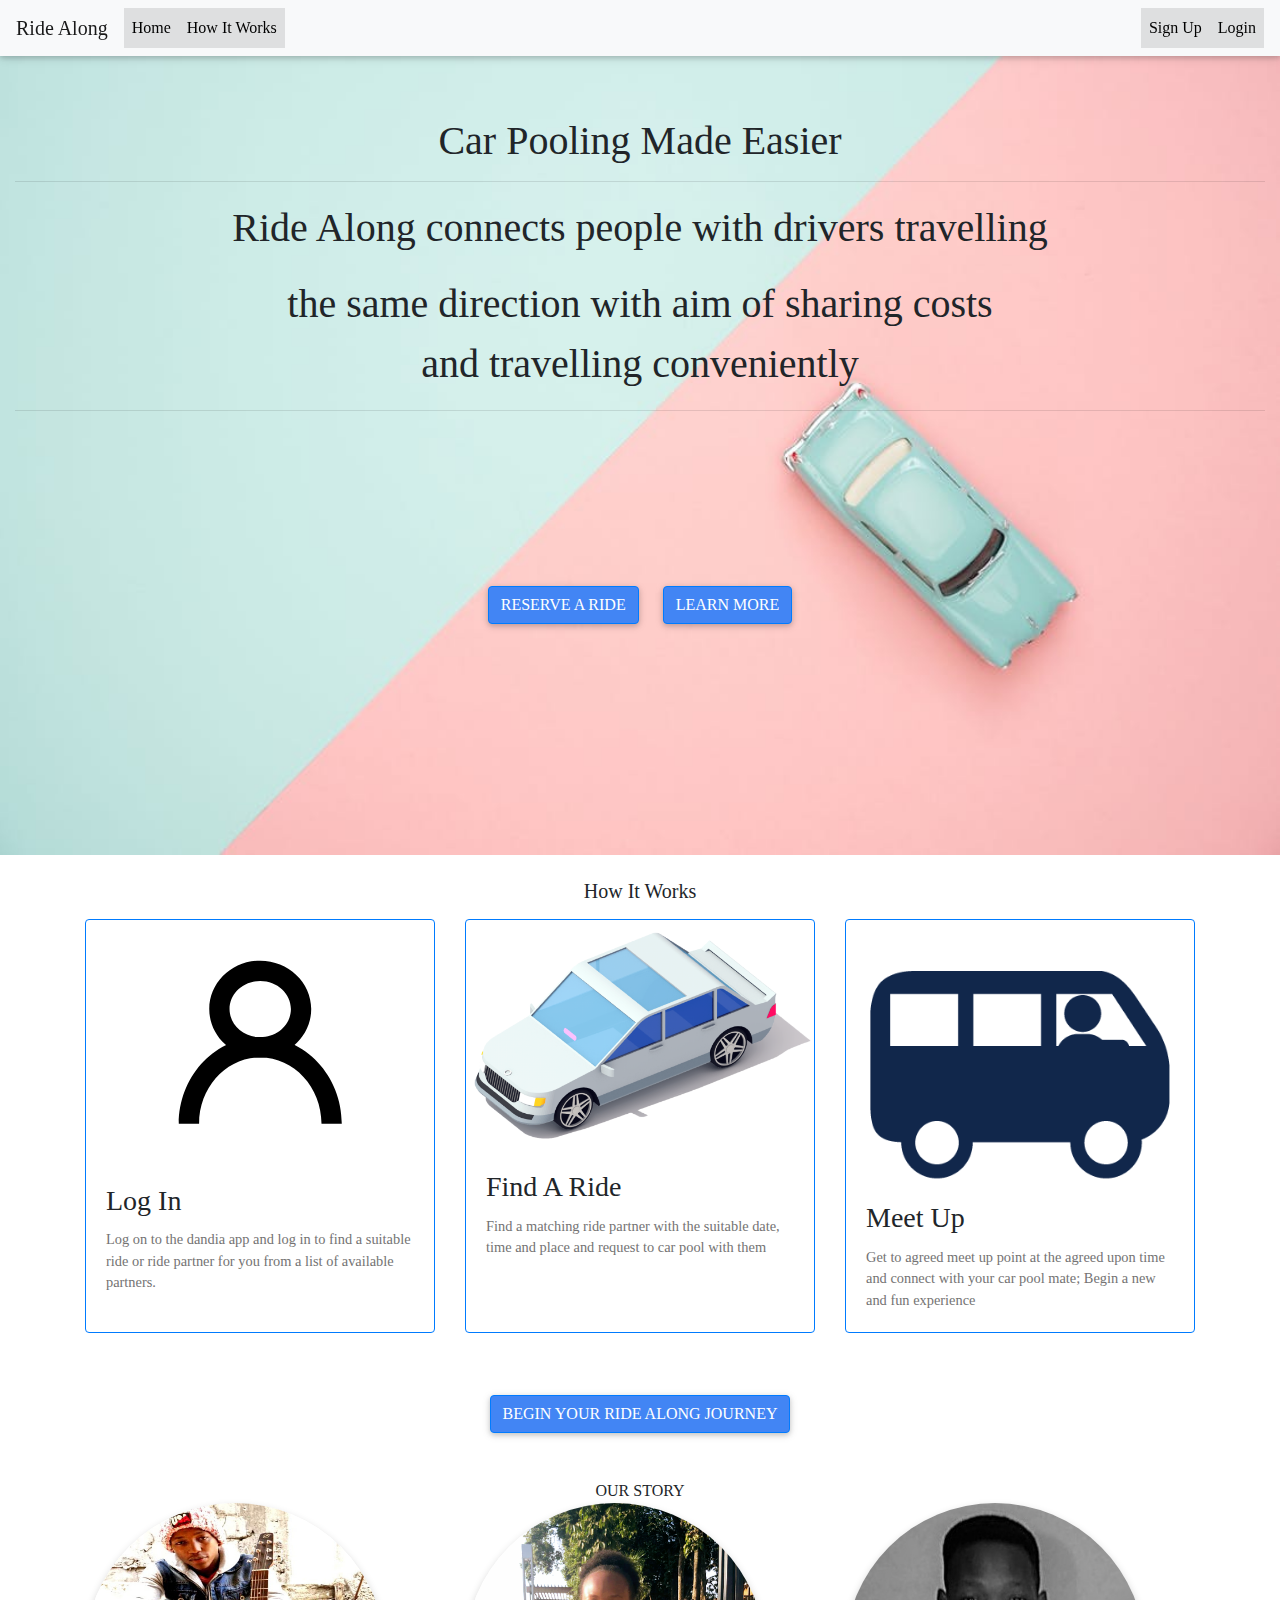
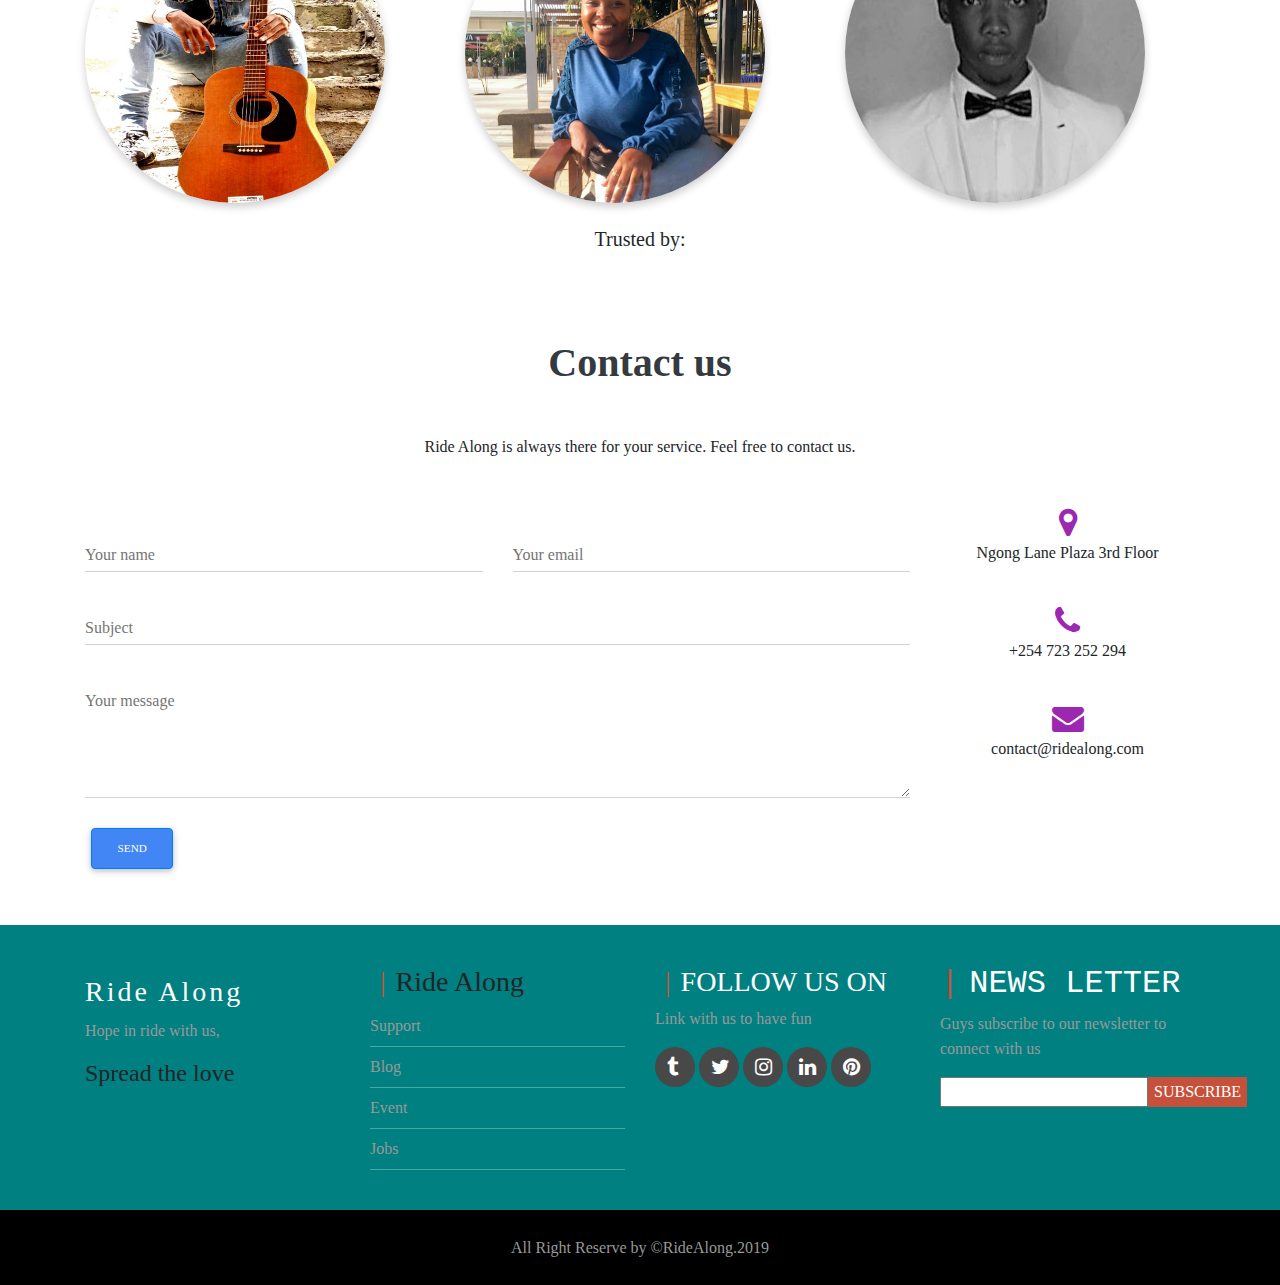
<file: index.html>
<!DOCTYPE html>
<html lang="en">

<head>
    <meta charset="UTF-8">
    <meta name="viewport" content="width=device-width, initial-scale=1.0">
    <meta http-equiv="X-UA-Compatible" content="ie=edge">
    <title>Dandia</title>
    <link rel="stylesheet" href="./css/mdb.min.css">
    <link rel="stylesheet" href="./css/bootstrap.css">
    <link rel="stylesheet" href="./css/styles.css">
    <link rel="stylesheet" href="https://cdnjs.cloudflare.com/ajax/libs/font-awesome/4.7.0/css/font-awesome.min.css">
    <link rel="stylesheet" href="https://stackpath.bootstrapcdn.com/font-awesome/4.7.0/css/font-awesome.min.css">
</head>

<body>
    <main>
        <!-- NAVIGATION START -->
        <nav class="navbar navbar-expand-lg navbar-light bg-light mynav fixed-top">
            <a class="navbar-brand" href="#">Ride Along</a>
            <button class="navbar-toggler" type="button" data-toggle="collapse" data-target="#navbarSupportedContent"
                aria-controls="navbarSupportedContent" aria-expanded="false" aria-label="Toggle navigation">
                <span class="navbar-toggler-icon"></span>
            </button>

            <div class="collapse navbar-collapse" id="navbarSupportedContent">
                <ul class="navbar-nav mr-auto">
                    <li class="nav-item active">
                        <a class="nav-link" href="#">Home <span class="sr-only">(current)</span></a>
                    </li>
                    <li class="nav-item active">
                        <a class="nav-link" href="#">How It Works</a>
                    </li>
                </ul>
                <ul class="nav navbar-nav navbar-right">
                    <li class="nav-item active" id="btnsignup"><a href="#"  class="nav-link" data-toggle="modal"
                            data-target="#modalRegisterForm">Sign Up</a></li>
                    <li class="nav-item active"><a href="#" class="nav-link" data-toggle="modal"
                            data-target="#modalLoginForm">Login</a></li>
                </ul>
            </div>
        </nav>
        <!-- NAVIGATION END -->
        <!-- BANNER START  Dominic -->
        <div class="banner">
            <div class="container-fluid">
                <div class="mytext text-center">
                    <h1>Car Pooling Made Easier</h1>
                    <hr>
                    <p>Ride Along connects people with drivers travelling </p>
                    <p>the same direction with aim of sharing costs <br> and travelling conveniently</p>
                    <p>
                        <hr>
                    </p>
                </div>
                <div class="text-center buttonpad">
                    <button class="btn btn-primary">Reserve A Ride</button>
                    &nbsp; <button class="btn btn-primary">Learn More</button>
                </div>
            </div>
        </div>
        <!-- MODAL FOR LOGIN -->
        <div class="modal fade" id="modalLoginForm" tabindex="-1" role="dialog" aria-labelledby="myModalLabel"
            aria-hidden="true">
            <div class="modal-dialog" role="document">
                <div class="modal-content">
                    <div class="modal-header text-center">
                        <h4 class="modal-title w-100 font-weight-bold">Sign in</h4>
                        <button type="button" class="close" data-dismiss="modal" aria-label="Close">
                            <span aria-hidden="true">&times;</span>
                        </button>
                    </div>
                    <form>
                        <div class="modal-body mx-3">
                            <div class="md-form mb-5">
                                <i class="fas fa-envelope prefix grey-text"></i>
                                <input type="email" id="defaultForm-email"  class="form-control validate"
                                    required>
                                <label data-error="wrong" data-success="right" for="defaultForm-email">Your
                                    email</label>
                            </div>

                            <div class="md-form mb-4">
                                <i class="fas fa-lock prefix grey-text"></i>
                                <input type="password" id="defaultForm-pass" 
                                    class="form-control validate" required>
                                <label data-error="wrong" data-success="right" for="defaultForm-pass">Your
                                    password</label>
                            </div>

                        </div>
                        <div class="modal-footer d-flex justify-content-center">
                            <button class="btn btn-default" type="submit" value="submit" onclick="getInfo()">Login</button>
                        </div>
                    </form>
                </div>
            </div>
        </div>
        <!-- END OF LOGIN MODAL -->

        
        <!-- REGISTER MODAL START -->
        <div class="modal fade" id="modalRegisterForm" tabindex="-1" role="dialog" aria-labelledby="myModalLabel"
            aria-hidden="true">
            <div class="modal-dialog" role="document">
                <div class="modal-content">
                    <div class="modal-header text-center">
                        <h4 class="modal-title w-100 font-weight-bold">Sign up</h4>
                        <button type="button" class="close" data-dismiss="modal" aria-label="Close">
                            <span aria-hidden="true">&times;</span>
                        </button>
                    </div>
                    <form id="myform">
                        <div class="modal-body mx-3">
                            <div class="md-form mb-5">
                                <i class="fas fa-user prefix grey-text"></i>
                                <input type="text" id="orangeForm-name" class="form-control validate" required>
                                <label data-error="wrong" data-success="right" id="name" for="orangeForm-name">Your
                                    name</label>
                            </div>
                            <div class="md-form mb-5">
                                <i class="fas fa-envelope prefix grey-text"></i>
                                <input type="email" id="orangeForm-email" class="form-control validate" required>
                                <label data-error="wrong" data-success="right" id="email" for="orangeForm-email">Your
                                    email</label>
                            </div>

                            <div class="md-form mb-4">
                                <i class="fas fa-lock prefix grey-text"></i>
                                <input type="password" id="orangeForm-pass"  class="form-control validate" required>
                                <label data-error="wrong" data-success="right" id="password" for="orangeForm-pass">Your
                                    password</label>
                            </div>

                        </div>
                        <div class="modal-footer d-flex justify-content-center">
                            <button class="btn btn-deep-orange" value="submit" type="submit" onclick="signUp()">Sign up</button>
                        </div>
                        <div class="alert alert-danger" id="useralert" role="alert">
                                Email already already has an account. Kindly sign up using a different email!
                              </div>
                    </form>
                </div>
            </div>
        </div>
        <!-- REGISTER MODAL END -->
        <!-- FIND A RIDE END -->

        <!-- HOW IT WORKS START Tichi-->
        <div class="container-fluid">
            <div class="container">
                <h5 class="text-center pt-4">How It Works</h5>
                <div class="row">
                    <div class="col-sm-4 py-2">
                        <div class="card h-100 border-primary color">
                            <img src="./images/login.svg" class="card-img-top " alt="...">
                            <div class="card-body">
                                <h3 class="card-title">Log In</h3>
                                <p class="card-text">Log on to the dandia app and log in to find a suitable ride or ride
                                    partner
                                    for you from a list of available partners.</p>
                            </div>
                        </div>
                    </div>
                    <div class="col-sm-4 py-2">
                        <div class="card h-100 border-primary color">
                            <img src="./images/my.png" class="card-img-top" alt="...">
                            <div class="card-body">
                                <h3 class="card-title">Find A Ride</h3>
                                <p class="card-text">Find a matching ride partner with the suitable date, time and place
                                    and
                                    request to car pool with them</p>
                            </div>
                        </div>
                    </div>
                    <div class="col-sm-4 py-2">
                        <div class="card h-100 border-primary color">
                            <img src="./images/diver.png" class="card-img-top" alt="...">
                            <div class="card-body">
                                <h3 class="card-title">Meet Up</h3>
                                <p class="card-text">
                                    Get to agreed meet up point at the agreed upon time and connect with your car pool
                                    mate;
                                    Begin a new and fun experience</p>
                            </div>
                        </div>
                    </div>
                </div>
            </div>
            <div class="container">
                <div class="row">
                    <div class="col-md-12 text-center"><br><br>
                        <button class="btn btn-primary">Begin your Ride along journey</button> <br><br>
                    </div>
                </div>
            </div>
        </div>
        <!-- HOW IT WORKS END -->

        <!-- OUR STORY START Joseph-->
        <div class="container-fluid" id="cont">
            <div class="container text-center">
                <p></p>
                <h>OUR STORY</h>
                <div class="row">
                    <div class="col-md-4">
                        <div class="flip-card round">
                            <div class="flip-card-inner">
                                <div class="flip-card-front">
                                    <img src="./images/23jose.jpg" style="width:300px;height:300px;">
                                </div>

                                <div class="flip-card-back">
                                    <p></p><br>
                                     <br>
                                    <h1>Joseph Muturi</h1>
                                    <p>I use ride along from about a year.Its perfect and affordable.</p>
                                    <p>The expirience was superb and fun since you travel with your friends.</p>
                                    <p>Ride along to the world</p>
                                </div>
                            </div>
                        </div>
                    </div>
                    <div class="col-md-4 ">
                        <div class="flip-card">
                            <div class="flip-card-inner">
                                <div class="flip-card-front">
                                    <img src="./images/23june.png" style="width:300px;height:300px;">
                                </div>
                                <div class="flip-card-back">
                                    <p></p><br>
                                    <br>
                                    <h1>June Mugure</h1>
                                    <p>I've used ride along for a month now.All is required its the application and
                                           <p>Thank you ride along</p>
                                </div>
                            </div>
                        </div>
                    </div>
                    <div class="col-md-4 nk">
                        <div class="flip-card">
                            <div class="flip-card-inner">
                                <div class="flip-card-front">
                                    <img src="./images/23kolum.jpeg" style="width:300px;height:300px;">
                                </div>
                                <div class="flip-card-back">
                                    <p></p><br>
                                    <br>
                                    <!-- <p></p><br> -->
                                    <h1>Ronald Kolum</h1>
                                    <p>Ride Along has been amazing for me, it has saved me time and money. I can`t
                                        imagine doing without it. Public transport is such a hustle that's why I`m so
                                        grateful to RideAlong.</p>
                                    <p></p>
                                </div>
                            </div>
                        </div>
                    </div>
                </div>
            </div>
        </div>
        <!-- USER EXPERIENCE START -->
        <!-- PATNERS START DOMMIE-->
        <section class="mt-4 text-center">
            <!-- Dynamically loaded customer logotypes  -->     
<!--Section: Logotypes-->
<section class="mt-4">
<h5 class="my-4">Trusted by: </h5>
<!-- Logo carousel -->
<div id="carouselExampleSlidesOnly" class="carousel slide pointer-event" data-ride="carousel" data-interval="1800">
    <div class="carousel-inner">
        <!-- First slide -->
        <div class="carousel-item">
            <!--Grid row-->
            <div class="row">

                <!--First column-->
                <div class="col-lg-3 col-md-6 text-center
align-items-center justify-content-center">
                    <img src="./images/logo/ineos.png" class="img-fluid px-4" alt="Nike - logo" style="max-height: 40px">
                </div>
                <!--/First column-->
                <!--Second column-->
                <div class="col-lg-3 col-md-6 text-center align-items-center justify-content-center">
                    <img src="./images/logo/jumia.png" class="img-fluid px-4" alt="Amazon - logo" style="max-height: 40px">
                </div>
                <!--/Second column-->

                <!--Third column-->
                <div class="col-lg-3 col-md-6 text-center align-items-center justify-content-center">
                    <img src="./images/logo/family.png" class="img-fluid px-4" alt="Sony - logo" style="max-height: 40px">
                </div>
                <!--/Third column-->

                <!--Fourth column-->
                <div class="col-lg-3 col-md-6 text-center align-items-center justify-content-center">
                    <img src="./images/logo/alliance.png" class="img-fluid px-4" alt="Samsung - logo" style="max-height: 40px">
                </div>
                <!--/Fourth column-->

            </div>
            <!--/Grid row-->
        </div>
        <!-- First slide -->

        <!-- Second slide -->
        <div class="carousel-item active carousel-item-left">
            <!--Grid row-->
            <div class="row">

                <!--First column-->
                <div class="col-lg-3 col-md-6 text-center align-items-center justify-content-center">
                    <img src="./images/logo/andela.png" class="img-fluid px-4" alt="Airbus - logo" style="max-height: 40px">
                </div>
                <!--/First column-->

                <!--Second column-->
                <div class="col-lg-3 col-md-6 text-center align-items-center justify-content-center">
                    <img src="./images/logo/ntsa.png" class="img-fluid px-4" alt="Yahoo - logo" style="max-height: 40px">
                </div>
                <!--/Second column-->

                <!--Third column-->
                <div class="col-lg-3 col-md-6 text-center align-items-center justify-content-center">
                    <img src="./images/logo/kenya.png" class="img-fluid px-4" alt="Deloitte - logo" style="max-height: 40px">
                </div>
                <!--/Third column-->

                <!--Fourth column-->
                <div class="col-lg-3 col-md-6 text-center align-items-center justify-content-center">
                    <img src="./images/logo/safaricom.png" class="img-fluid px-4" alt="GE - logo" style="max-height: 40px">
                </div>
                <!--/Fourth column-->

            </div>
            <!--/Grid row-->
        </div>
        <!-- Second slide -->
    </div>
</div>
<!-- Logo carousel -->

</section>
<!--/Section: Logotypes-->

          </section>
          <br>
        <!-- PATNERS END DOMMIE -->
        <!-- CONTACT US SECTION DOMMIE -->
        <di id="contact" class="py-5 wow fadeIn" style="background-color: rgb(238, 238, 238); visibility: visible; animation-name: fadeIn;">

            <div class="container">

                <!-- Section heading -->
                <h2 class="h1-responsive font-weight-bold text-center mb-5 text-dark">Contact us</h2>
                <!-- Section description -->
                <p class="text-center w-responsive mx-auto mb-5">Ride Along is always there for your service. Feel free to contact us.</p>

                <!-- Grid row -->
                <div class="row">

                    <!-- Grid column -->
                    <div class="col-md-9 mb-md-0 mb-5">

                    <form>

                        <!-- Grid row -->
                        <div class="row">

                        <!-- Grid column -->
                        <div class="col-md-6">
                            <div class="md-form mb-0">
                            <input type="text" id="contact-name" class="form-control">
                            <label for="contact-name" class="">Your name</label>
                            </div>
                        </div>
                        <!-- Grid column -->

                        <!-- Grid column -->
                        <div class="col-md-6">
                            <div class="md-form mb-0">
                            <input type="text" id="contact-email" class="form-control">
                            <label for="contact-email" class="">Your email</label>
                            </div>
                        </div>
                        <!-- Grid column -->

                        </div>
                        <!-- Grid row -->

                        <!-- Grid row -->
                        <div class="row">

                        <!-- Grid column -->
                        <div class="col-md-12">
                            <div class="md-form mb-0">
                            <input type="text" id="contact-Subject" class="form-control">
                            <label for="contact-Subject" class="">Subject</label>
                            </div>
                        </div>
                        <!-- Grid column -->
                        </div>
                        <!-- Grid row -->
                        <!-- Grid row -->
                        <div class="row">
                        <!-- Grid column -->
                        <div class="col-md-12">
                            <div class="md-form">
                            <textarea type="text" id="contact-message" class="form-control md-textarea" rows="3"></textarea>
                            <label for="contact-message">Your message</label>
                            </div>
                        </div>
                        <!-- Grid column -->
                        </div>
                        <!-- Grid row -->
                    </form>
                    <div class="text-center text-md-left">
                        <a class="btn btn-primary btn-md waves-effect waves-light">Send</a>
                    </div>
                    </div>
                    <!-- Grid column -->
                    <!-- Grid column -->
                    <div class="col-md-3 text-center">
                    <ul class="list-unstyled mb-0">
                        <li>
                        <i class="fa fa-map-marker fa-2x purple-text"></i>
                        <p>Ngong Lane Plaza 3rd Floor</p>
                        </li>
                        <li>
                        <i class="fa fa-phone fa-2x mt-4 purple-text"></i>
                        <p>+254 723 252 294</p>
                        </li>
                        <li>
                        <i class="fa fa-envelope fa-2x mt-4 purple-text"></i>
                        <p class="mb-0">contact@ridealong.com</p>
                        </li>
                    </ul>
                    </div>
                    <!-- Grid column -->
                </div>
                <!-- Grid row -->
            </div>
        </div>
        <!-- CONTACT US END DOMMIE -->
        <!-- FOOTER START Kolum-->
        <footer>
        <div class="footer-top">
          <div class="container">
              <div class="row">
                  <div class="col-md-3 col-sm-6 col-xs-12 segment-one">
                      <h3 class="ride1">Ride Along</h3>
                      <p class="paragraph">Hope in ride with us, <br><h4>Spread the love</h4></p>
                  </div>
                  <div class="col-md-3 col-sm-6 col-xs-12 segment-two">
                      <h3 class="ride2">Ride Along</h3>
                      <ul>
                          <li><a href="#">Support</a></li>
                          <li><a href="#">Blog</a></li>
                          <li><a href="#">Event</a></li>
                          <li><a href="#">Jobs</a></li>
                      </ul>
                  </div>
                  <div class="col-md-3 col-sm-6 col-xs-12 segment-three">
                      <h3 class="follow">Follow Us On</h3>
                      <p class="paragraph">Link with us to have fun</p>
                      <a href="#"><i class="fa fa-tumblr fa-3x"></i></a>
                      <a href="#"><i class="fa fa-twitter fa-3x"></i></a>
                      <a href="#"><i class="fa fa-instagram fa-3x"></i></a>
                      <a href="#"><i class="fa fa-linkedin fa-3x"></i></a>
                      <a href="#"><i class="fa fa-pinterest fa-3x"></i></a>
                  </div>
                  <div class="col-md-3 col-sm-6 col-xs-12 segment-four">
                      <h2 class="news">News Letter</h2>
                      <p class="paragraph">Guys subscribe to our newsletter to connect with us</p>
                      <form action="">
                          <input type="email">
                          <input type="submit" value="subscribe">
                      </form>
                  </div>
              </div>
          </div> 
        </div>
        <p class="footer-bottom-text paragraph">All Right Reserve by &copy;RideAlong.2019</p>
    </footer>
        <!-- FOOTER END -->

    </main>

    <!-- JQUERY -->
    <script src="./js/jquery3.3.1.js"></script>
    <!-- BOOTSTRAP JS -->
    <script src="./js/bootstrap.min.js"></script>
    <!-- JAVASCRIPT LINK -->
    <script src="./js/main.js"></script>

</body>

</html>
</file>
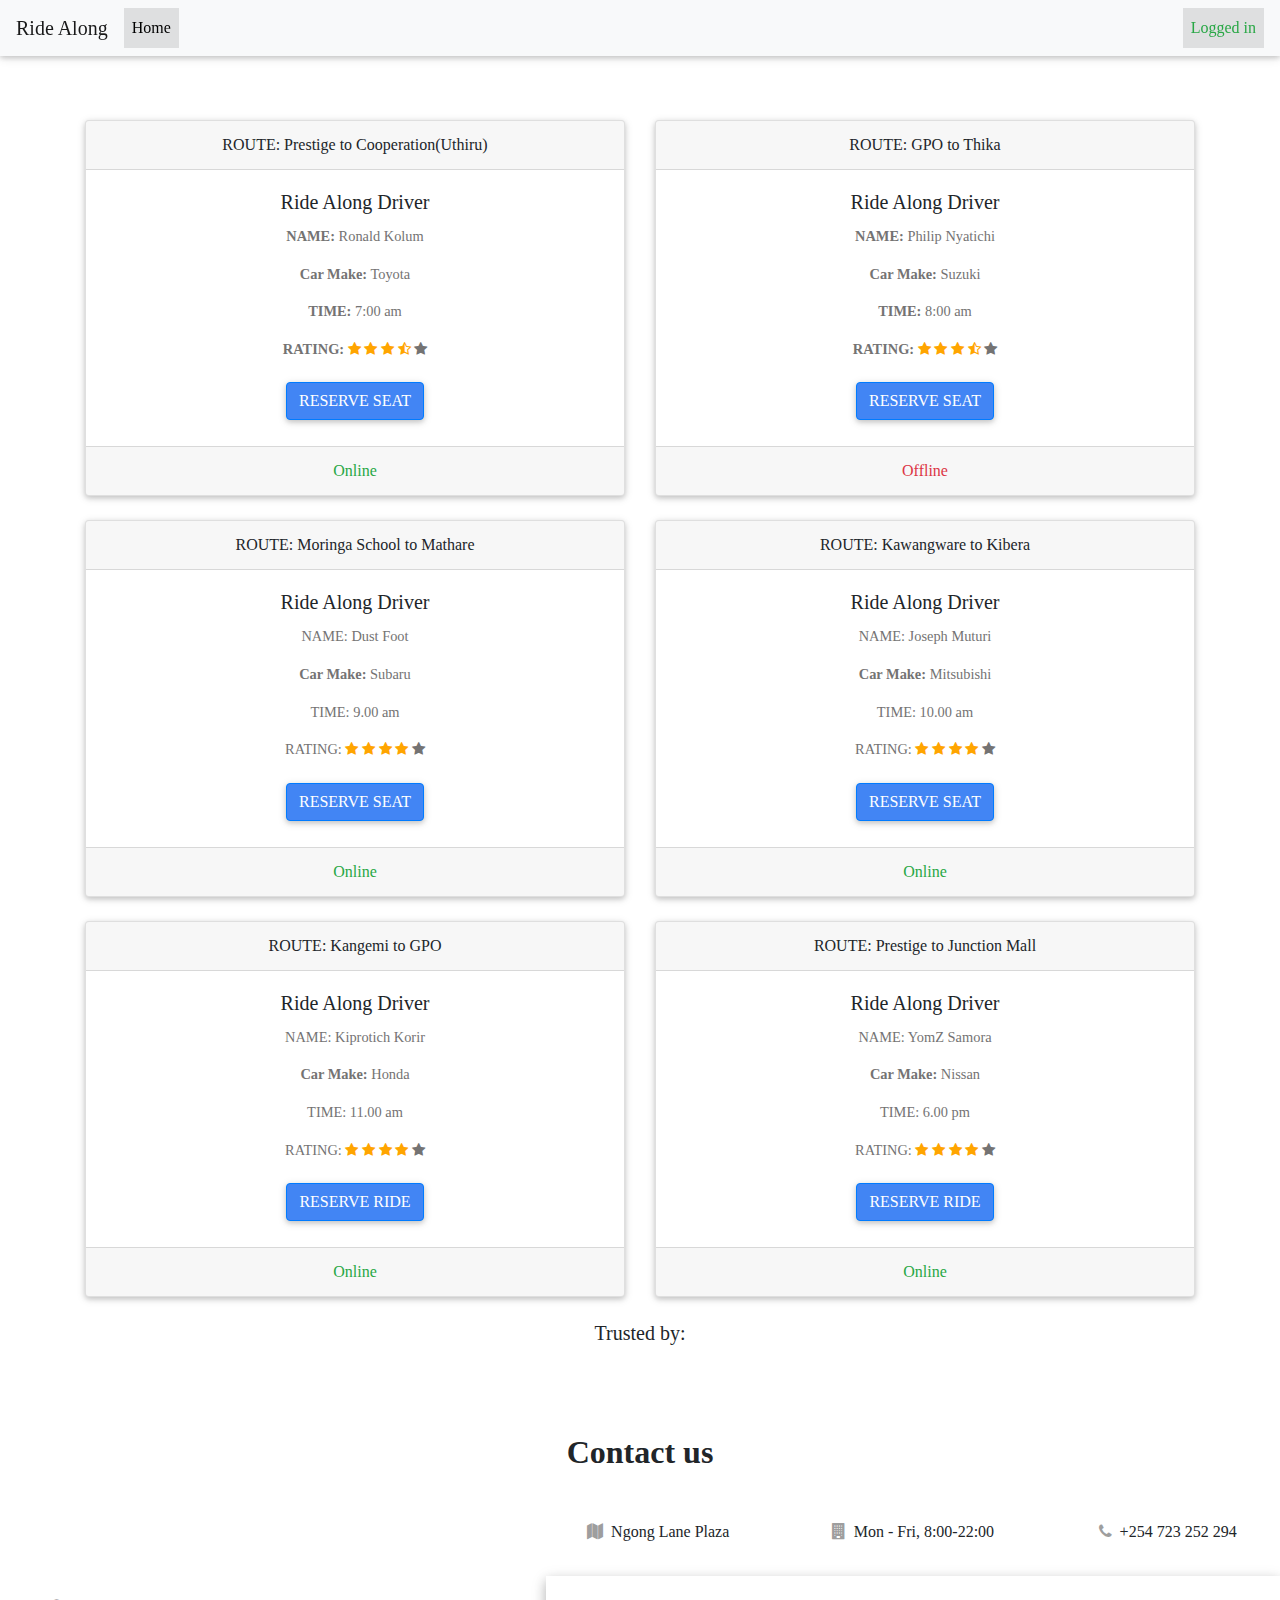
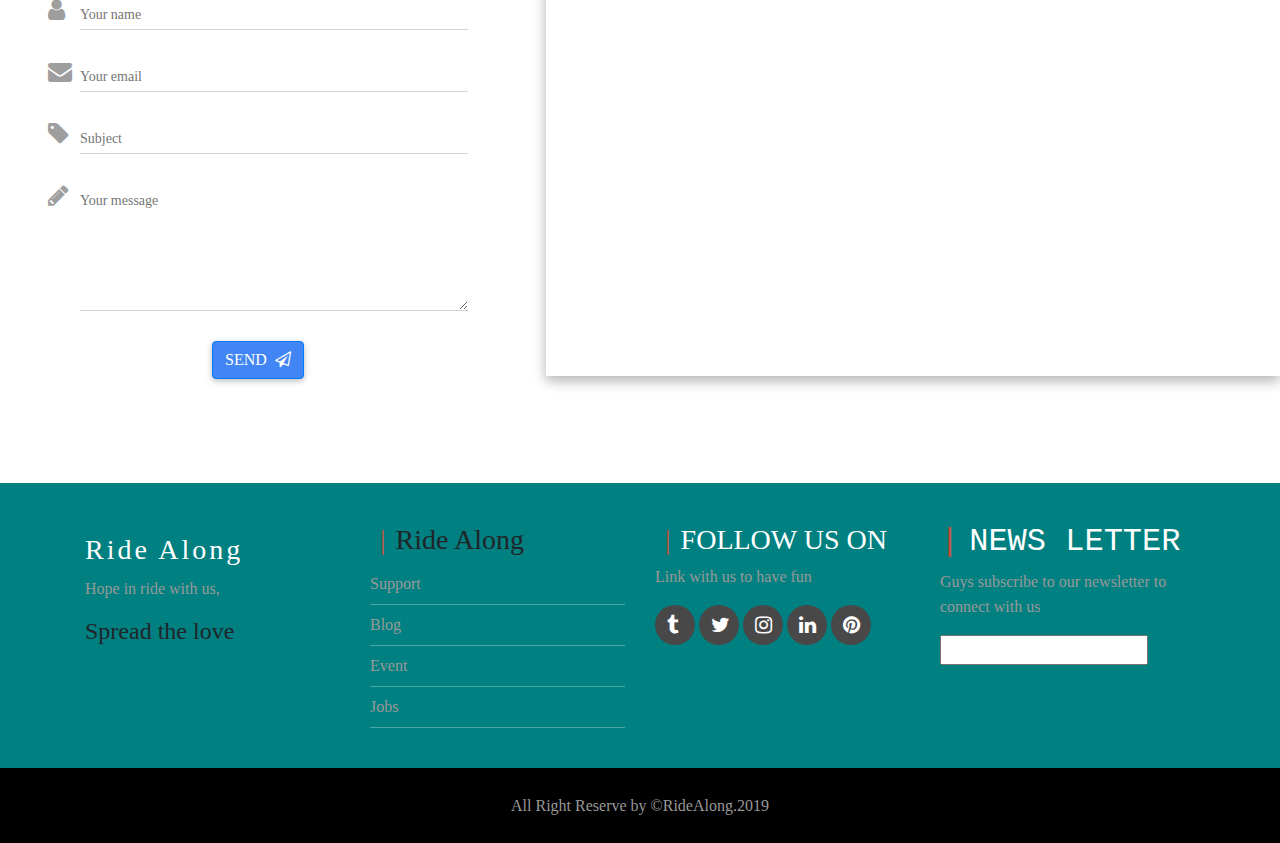
<file: book.html>
<!DOCTYPE html>
<html lang="en">

<head>
  <meta charset="UTF-8">
  <meta name="viewport" content="width=device-width, initial-scale=1.0">
  <meta http-equiv="X-UA-Compatible" content="ie=edge">
  <title>Dandia</title>
  <link rel="stylesheet" href="./css/mdb.min.css">
  <link rel="stylesheet" href="./css/bootstrap.css">
  <link rel="stylesheet" href="./css/styles.css">
  <link rel="stylesheet" href="https://cdnjs.cloudflare.com/ajax/libs/font-awesome/4.7.0/css/font-awesome.min.css">
  <link rel="stylesheet" href="https://stackpath.bootstrapcdn.com/font-awesome/4.7.0/css/font-awesome.min.css">
  <script src="js/mdb.min.js" type="text/javascript"></script>
  <script src="js/main.js" type="text/javascript"></script>
  <script src="js/jquery3.3.1.js" type="text/javascript"></script>
  <script src="js/price.js" type="text/javascript"></script>
</head>

<body>
  <main>
    <!-- NAVIGATION START -->
    <nav class="navbar navbar-expand-lg navbar-light bg-light mynav fixed-top">
      <a class="navbar-brand" href="#">Ride Along</a>
      <button class="navbar-toggler" type="button" data-toggle="collapse" data-target="#navbarSupportedContent"
        aria-controls="navbarSupportedContent" aria-expanded="false" aria-label="Toggle navigation">
        <span class="navbar-toggler-icon"></span>
      </button>

      <div class="collapse navbar-collapse" id="navbarSupportedContent">
        <ul class="navbar-nav mr-auto">
          <li class="nav-item active">
            <a class="nav-link" href="index.html">Home <span class="sr-only">(current)</span></a>
          </li>
          
        </ul>
        <ul class="nav navbar-nav navbar-right">
          <li class="nav-item active"><a href="#" class="nav-link" ><span class="text-success">Logged in</span> </a></li>
        </ul>
      </div>
    </nav>
    <!-- NAVIGATION END -->
    <br><br><br><br><br>
    <!-- DRIVERS LIST START -->
    <div class="container-fluid">
      <div class="container">
        <div class="row">
          <div class="col-md-6">
            <div class="card text-center">
              <div class="card-header uthiru">
                ROUTE: Prestige to Cooperation(Uthiru)
              </div>
              <div class="card-body">
                <h5 class="card-title">Ride Along Driver</h5>
                <p class="card-text name"><strong>NAME:</strong> Ronald Kolum</p>
                <p class="card-text"><strong>Car Make:</strong> Toyota</p>
                <p class="card-text"><strong>TIME:</strong> 7:00 am</p>
                <p class="card-text"><STRONG>RATING:</STRONG> <span class="fa fa-star checked"></span>
                  <span class="fa fa-star checked"></span>
                  <span class="fa fa-star checked"></span>
                  <span class="fa fa-star-half-o checked"></span>
                  <span class="fa fa-star"></span></p>
                <a href="#" id="reserve" class="btn btn-primary" onclick="getData()">Reserve Seat</a>
              </div>
              <div class="card-footer text-success">
                Online
              </div>
            </div>
          </div>
          <!-- Button trigger modal -->
  
  <!-- Modal -->
  <div class="modal fade" id="booked" tabindex="-1" role="dialog" aria-labelledby="exampleModalCenterTitle" aria-hidden="true">
    <div class="modal-dialog modal-dialog-centered" role="document">
      <div class="modal-content">
        <div class="modal-header">
          <h5 class="modal-title text-center" id="modal-reserved"><h2 class="text-success">Your ride is reserved</h2></h5>
          <button type="button" class="close" data-dismiss="modal" aria-label="Close">
            <span aria-hidden="true">&times;</span>
          </button>
        </div>
        <div class="modal-body">
         <p>You have reserved a ride with <strong>Ronald Kolum</strong> at 7.00am. We hope you have a pleasant trip</p>
        <p>You can reach him on telephone number <strong>0718 1234567</strong> </p>
        <p><b>Your ride will cost KSH 200</b></p>
        </div>
        <div class="modal-footer">
          <button type="button" id="reserved" class="btn btn-secondary" onclick="" data-dismiss="modal">Close</button>
        </div>
      </div>
    </div>
  </div>
          <div class="col-md-6">
            <div class="card text-center">
              <div class="card-header">
                ROUTE: GPO to Thika
              </div>
              <div class="card-body">
                <h5 class="card-title">Ride Along Driver</h5>
                <p class="card-text"><strong>NAME:</strong> Philip Nyatichi</p>
                <p class="card-text"><strong>Car Make:</strong> Suzuki</p>
                <p class="card-text"><strong>TIME:</strong> 8:00 am</p>
                <p class="card-text"><STRONG>RATING:</STRONG> <span class="fa fa-star checked"></span>
                  <span class="fa fa-star checked"></span>
                  <span class="fa fa-star checked"></span>
                  <span class="fa fa-star-half-o checked"></span>
                  <span class="fa fa-star"></span></p>
                <a href="#" id="reserve1" class="btn btn-primary"  onclick="getDriver()">Reserve Seat</a>
              </div>
              <div class="card-footer text-danger">
                Offline
              </div>
            </div>
          </div>
        </div>
        <div class="modal fade" id="booked1" tabindex="-1" role="dialog" aria-labelledby="exampleModalCenterTitle" aria-hidden="true">
            <div class="modal-dialog modal-dialog-centered" role="document">
              <div class="modal-content">
                <div class="modal-header">
                  <h5 class="modal-title" id="modal-reserved"><h2>Your ride is reserved</h2></h5>
                  <button type="button" class="close" data-dismiss="modal" aria-label="Close">
                    <span aria-hidden="true">&times;</span>
                  </button>
                </div>
                <div class="modal-body">
                 <p>You have reserved a ride with <strong>Philip Nyatichi</strong> at 7.00am. We hope you have a pleasant trip</p>
                <p>You can reach him on telephone number <strong>0700 4123456</strong></p>
                <p><b>Your ride will cost KSH 250</b></p>
                </div>
                <div class="modal-footer">
                  <button type="button" class="btn btn-secondary" data-dismiss="modal">Close</button>
                </div>
              </div>
            </div>
          </div>
        <br>
        <div class="row">
          <div class="col-md-6">
            <div class="card text-center">
              <div class="card-header">
                ROUTE: Moringa School to Mathare
              </div>
              <div class="card-body">
                <h5 class="card-title">Ride Along Driver</h5>
                <p class="card-text">NAME: Dust Foot</p>
                <p class="card-text"><strong>Car Make:</strong> Subaru</p>
                <p class="card-text">TIME: 9.00 am</p>
                <p class="card-text">RATING: <span class="fa fa-star checked"></span>
                  <span class="fa fa-star checked"></span>
                  <span class="fa fa-star checked"></span>
                  <span class="fa fa-star checked"></span>
                  <span class="fa fa-star"></span></p>
                <a href="#" class="btn btn-primary">Reserve Seat</a>
              </div>
              <div class="card-footer text-success">
                Online
              </div>
            </div>
          </div>
          <div class="col-md-6">
            <div class="card text-center">
              <div class="card-header">
                ROUTE: Kawangware to Kibera
              </div>
              <div class="card-body">
                <h5 class="card-title">Ride Along Driver</h5>
                <p class="card-text">NAME: Joseph Muturi</p>
                <p class="card-text"><strong>Car Make:</strong> Mitsubishi</p>
                <p class="card-text">TIME: 10.00 am</p>
                <p class="card-text">RATING: <span class="fa fa-star checked"></span>
                  <span class="fa fa-star checked"></span>
                  <span class="fa fa-star checked"></span>
                  <span class="fa fa-star checked"></span>
                  <span class="fa fa-star"></span></p>
                <a href="#" class="btn btn-primary">Reserve Seat</a>
              </div>
              <div class="card-footer text-success">
                Online
              </div>
            </div>
          </div>
        </div>
        <br>
        <div class="row">
          <div class="col-md-6">
            <div class="card text-center">
              <div class="card-header">
                ROUTE: Kangemi to GPO
              </div>
              <div class="card-body">
                <h5 class="card-title">Ride Along Driver</h5>
                <p class="card-text">NAME: Kiprotich Korir</p>
                <p class="card-text"><strong>Car Make:</strong> Honda</p>
                <p class="card-text">TIME: 11.00 am</p>
                <p class="card-text">RATING: <span class="fa fa-star checked"></span>
                  <span class="fa fa-star checked"></span>
                  <span class="fa fa-star checked"></span>
                  <span class="fa fa-star checked"></span>
                  <span class="fa fa-star"></span></p>
                <a href="#" class="btn btn-primary">Reserve Ride</a>
              </div>
              <div class="card-footer text-success">
                Online
              </div>
            </div>
          </div>
          <div class="col-md-6">
            <div class="card text-center">
              <div class="card-header">
                ROUTE: Prestige to Junction Mall
              </div>
              <div class="card-body">
                <h5 class="card-title">Ride Along Driver</h5>
                <p class="card-text">NAME: YomZ Samora</p>
                <p class="card-text"><strong>Car Make:</strong> Nissan</p>
                <p class="card-text">TIME: 6.00 pm</p>
                <p class="card-text">RATING: <span class="fa fa-star checked"></span>
                  <span class="fa fa-star checked"></span>
                  <span class="fa fa-star checked"></span>
                  <span class="fa fa-star checked"></span>
                  <span class="fa fa-star"></span></p>
                <a href="#" class="btn btn-primary">Reserve Ride</a>
              </div>
              <div class="card-footer text-success">
                Online
              </div>
            </div>
          </div>
        </div>
      </div>
    </div>

    <!-- DRIVERS LIST END -->
    <!-- USER EXPERIENCE START -->
    <!-- PATNERS START DOMMIE-->
    <section class="mt-4 text-center">

      <!-- Dynamically loaded customer logotypes  -->

      <!--Section: Logotypes-->
      <section class="mt-4">

        <h5 class="my-4">Trusted by: </h5>

        <!-- Logo carousel -->
        <div id="carouselExampleSlidesOnly" class="carousel slide pointer-event" data-ride="carousel"
          data-interval="1800">
          <div class="carousel-inner">
            <!-- First slide -->
            <div class="carousel-item">
              <!--Grid row-->
              <div class="row">

                <!--First column-->
                <div class="col-lg-3 col-md-6 text-center
align-items-center justify-content-center">
                  <img src="./images/logo/ineos.png" class="img-fluid px-4" alt="Nike - logo" style="max-height: 40px">
                </div>
                <!--/First column-->
                <!--Second column-->
                <div class="col-lg-3 col-md-6 text-center align-items-center justify-content-center">
                  <img src="./images/logo/jumia.png" class="img-fluid px-4" alt="Amazon - logo"
                    style="max-height: 40px">
                </div>
                <!--/Second column-->

                <!--Third column-->
                <div class="col-lg-3 col-md-6 text-center align-items-center justify-content-center">
                  <img src="./images/logo/family.png" class="img-fluid px-4" alt="Sony - logo" style="max-height: 40px">
                </div>
                <!--/Third column-->

                <!--Fourth column-->
                <div class="col-lg-3 col-md-6 text-center align-items-center justify-content-center">
                  <img src="./images/logo/alliance.png" class="img-fluid px-4" alt="Samsung - logo"
                    style="max-height: 40px">
                </div>
                <!--/Fourth column-->

              </div>
              <!--/Grid row-->
            </div>
            <!-- First slide -->

            <!-- Second slide -->
            <div class="carousel-item active carousel-item-left">
              <!--Grid row-->
              <div class="row">

                <!--First column-->
                <div class="col-lg-3 col-md-6 text-center align-items-center justify-content-center">
                  <img src="./images/logo/andela.png" class="img-fluid px-4" alt="Airbus - logo"
                    style="max-height: 40px">
                </div>
                <!--/First column-->

                <!--Second column-->
                <div class="col-lg-3 col-md-6 text-center align-items-center justify-content-center">
                  <img src="./images/logo/ntsa.png" class="img-fluid px-4" alt="Yahoo - logo" style="max-height: 40px">
                </div>
                <!--/Second column-->

                <!--Third column-->
                <div class="col-lg-3 col-md-6 text-center align-items-center justify-content-center">
                  <img src="./images/logo/kenya.png" class="img-fluid px-4" alt="Deloitte - logo"
                    style="max-height: 40px">
                </div>
                <!--/Third column-->

                <!--Fourth column-->
                <div class="col-lg-3 col-md-6 text-center align-items-center justify-content-center">
                  <img src="./images/logo/safaricom.png" class="img-fluid px-4" alt="GE - logo"
                    style="max-height: 40px">
                </div>
                <!--/Fourth column-->

              </div>
              <!--/Grid row-->
            </div>
            <!-- Second slide -->
          </div>
        </div>
        <!-- Logo carousel -->

      </section>
      <!--/Section: Logotypes-->

    </section>
    <br>
    <!-- PATNERS END DOMMIE -->
    <!-- CONTACT US SECTION DOMMIE -->
    <section id="contact">

      <!-- Heading -->
      <h2 class="mb-5 font-weight-bold text-center">Contact us</h2>

      <!--Grid row-->
      <div class="row">

        <!--Grid column-->
        <div class="col-lg-5 col-md-12">
          <!-- Form contact -->
          <form class="p-5 grey-text">
            <div class="md-form form-sm"> <i class="fa fa-user prefix"></i>
              <input type="text" id="form3" class="form-control form-control-sm">
              <label for="form3">Your name</label>
            </div>
            <div class="md-form form-sm"> <i class="fa fa-envelope prefix"></i>
              <input type="text" id="form2" class="form-control form-control-sm">
              <label for="form2">Your email</label>
            </div>
            <div class="md-form form-sm"> <i class="fa fa-tag prefix"></i>
              <input type="text" id="form32" class="form-control form-control-sm">
              <label for="form34">Subject</label>
            </div>
            <div class="md-form form-sm"> <i class="fa fa-pencil prefix"></i>
              <textarea type="text" id="form8" class="md-textarea form-control form-control-sm" rows="4"></textarea>
              <label for="form8">Your message</label>
            </div>
            <div class="text-center mt-4">
              <button class="btn btn-primary">Send <i class="fa fa-paper-plane-o ml-1"></i></button>
            </div>
          </form>
          <!-- Form contact -->
        </div>
        <!--Grid column-->

        <!--Grid column-->
        <div class="col-lg-7 col-md-12">

          <!--Grid row-->
          <div class="row text-center">

            <!--Grid column-->
            <div class="col-lg-4 col-md-12 mb-3">

              <p><i class="fa fa-map fa-1x mr-2 grey-text"></i>Ngong Lane Plaza</p>

            </div>
            <!--Grid column-->

            <!--Grid column-->
            <div class="col-lg-4 col-md-6 mb-3">

              <p><i class="fa fa-building fa-1x mr-2 grey-text"></i>Mon - Fri, 8:00-22:00</p>

            </div>
            <!--Grid column-->

            <!--Grid column-->
            <div class="col-lg-4 col-md-6 mb-3">

              <p><i class="fa fa-phone fa-1x mr-2 grey-text"></i>+254 723 252 294</p>

            </div>
            <!--Grid column-->

          </div>
          <!--Grid row-->

          <!--Google map-->
          <div id="map-container" class="z-depth-1-half map-container mb-5" style="height: 400px"><iframe
              src="https://www.google.com/maps/embed?pb=!1m18!1m12!1m3!1d3988.7905456584886!2d36.78239551414637!3d-1.3005269360071998!2m3!1f0!2f0!3f0!3m2!1i1024!2i768!4f13.1!3m3!1m2!1s0x182f109dcb26a413%3A0xca1c503989df391d!2sNgong%20Lane%20Plaza!5e0!3m2!1sen!2ske!4v1573729980598!5m2!1sen!2ske"
              width="100%" height="100%" frameborder="0" style="border:0;" allowfullscreen=""></iframe></div>

        </div>
        <!--Grid column-->

      </div>
      <!--Grid row-->
      <!-- CONTACT US END DOMMIE -->
      <!-- FOOTER START Kolum-->
      <footer>
        <div class="footer-top">
          <div class="container">
            <div class="row">
              <div class="col-md-3 col-sm-6 col-xs-12 segment-one">
                <h3 class="ride1">Ride Along</h3>
                <p class="paragraph">Hope in ride with us, <br>
                  <h4>Spread the love</h4>
                </p>
              </div>
              <div class="col-md-3 col-sm-6 col-xs-12 segment-two">
                <h3 class="ride2">Ride Along</h3>
                <ul>
                  <li><a href="#">Support</a></li>
                  <li><a href="#">Blog</a></li>
                  <li><a href="#">Event</a></li>
                  <li><a href="#">Jobs</a></li>
                </ul>
              </div>
              <div class="col-md-3 col-sm-6 col-xs-12 segment-three">
                <h3 class="follow">Follow Us On</h3>
                <p class="paragraph">Link with us to have fun</p>
                <a href="#"><i class="fa fa-tumblr fa-3x"></i></a>
                <a href="#"><i class="fa fa-twitter fa-3x"></i></a>
                <a href="#"><i class="fa fa-instagram fa-3x"></i></a>
                <a href="#"><i class="fa fa-linkedin fa-3x"></i></a>
                <a href="#"><i class="fa fa-pinterest fa-3x"></i></a>
              </div>
              <div class="col-md-3 col-sm-6 col-xs-12 segment-four">
                <h2 class="news">News Letter</h2>
                <p class="paragraph">Guys subscribe to our newsletter to connect with us</p>
                <form action="">
                  <input type="email">
                  <!-- <input type="submit" value="subscribe"> -->
                </form>
              </div>
            </div>
          </div>
        </div>
        <p class="footer-bottom-text paragraph">All Right Reserve by &copy;RideAlong.2019</p>
      </footer>
      <!-- FOOTER END -->

  </main>

  <!-- JQUERY -->
  <script src="./js/jquery3.3.1.js"></script>
  <!-- BOOTSTRAP JS -->
  <script src="./js/bootstrap.min.js"></script>
  <!-- JAVASCRIPT LINK -->
  <script src="./js/main.js"></script>

</body>

</html>
</file>
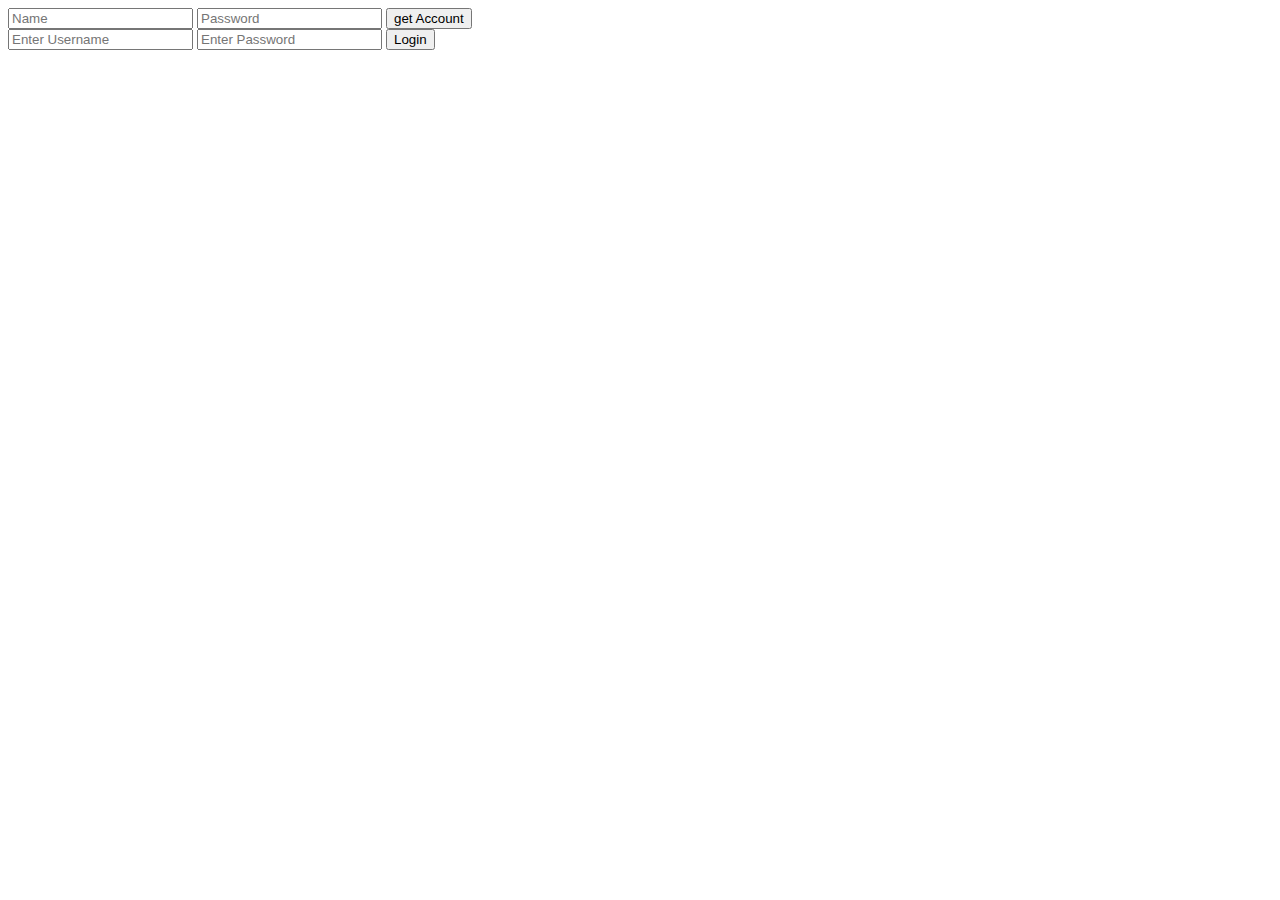
<file: test.html>
<!DOCTYPE html>
<html lang="en">

<head>
    <meta charset="UTF-8">
    <meta name="viewport" content="width=device-width, initial-scale=1.0">
    <meta http-equiv="X-UA-Compatible" content="ie=edge">
    <title>Document</title>
</head>

<body>
    <form id="register-form">
        <input id="name" type="text" placeholder="Name" value="" />
        <input id="pw" type="password" placeholder="Password" value="" />
        <input id="rgstr_btn" type="submit" value="get Account" onClick="store()" />
    </form>

    <form id="login-form">
        <input id="userName" type="text" autocomplete="name" placeholder="Enter Username" value="" />
        <input id="userPw" type="password" placeholder="Enter Password" autocomplete="new-password" value="" />
        <input id="login_btn" type="submit" value="Login" onClick="check()" />
    </form>
    <script src="./js/jquery3.3.1.js"></script>
    <script src="./test.js"></script>
</body>

</html>
<!-- <!DOCTYPE html>
<html lang="en">

<head>
    <meta charset="UTF-8">
    <meta name="viewport" content="width=device-width, initial-scale=1.0">
    <meta http-equiv="X-UA-Compatible" content="ie=edge">
    <title>Local storage testing</title>
    <link rel="stylesheet" href="./css/bootstrap.css">
</head>

<body>
    <div class="container">
        <h1>New App Here</h1>

        <form>
            <input type="text" placeholder="New" required id="item" class="form-control">
        </form>
        <h2>Items</h2>
        <ul></ul>
        <button class="btn btn-primary" type="submit">Clear All</button>
    </div>
    <script src="./test.js"></script>
</body> -->
</file>
<file: css/styles.css>
/* joseph css */
.flip-card {
    background-color: transparent;
    width: 300px;
    height: 300px;
    perspective: 1000px;
    border-radius: 150px;
}
.flip-card-inner img{
    border-radius: 150px;
}
.flip-card-inner {
    position: relative;
    width: 100%;
    height: 100%;
    text-align: center;
    transition: transform 0.6s;
    transform-style: preserve-3d;
    box-shadow: 0 4px 8px 0 rgba(0, 0, 0, 0.2);
    border-radius: 150px;
}

.flip-card:hover .flip-card-inner {
    transform: rotateY(180deg);
   
}

.flip-card-front,
.flip-card-back {
    position: absolute;
    width: 100%;
    height: 100%;
    backface-visibility: hidden;
   
}

.flip-card-front {

    color: black;
}

.flip-card-back {
    background-color: #d1eee9;
    color: white;
    transform: rotateY(180deg);
    border-radius: 150px;
}

/* joseph css */
/* Dominic css */


/* joseph css */
/* Dominic css */
/* IMPORT GOOGLE FONTS */
@import url('https://fonts.googleapis.com/css?family=Rye&display=swap');
@import url('https://fonts.googleapis.com/css?family=Lato&display=swap');

/* IMPORT GOOGLE FONTS */
body {
    font-family: Lato;
}

/* .mynav {
    background-color: teal !important;
} */

.banner {
    height: 95vh; /* edited by kolum */
    background: url(../images/ride.jpeg);
    background-repeat: no-repeat;
    background-size: cover;
    background-position: center;
}

.mytext {
    padding-top: 13vh;
    /* font-family: Rye; */
    font-size: 40px;
}

.buttonpad {
    padding-top: 17vh;
}

/* footer by karshe */
.paragraph {
    color: #999;
    line-height: 25px;
}

.ride1 .ride2 .follow .news {
    color: #fff;
}

.footer-top {
    background: teal;
    padding: 40px 0;
    margin-top: 50px;

}

.segment-one>h3 {
    font-family: courgette;
    color: #fff;
    letter-spacing: 3px;
    margin: 10px 0;
}

.segment-one>h2 {
    color: #fff;
    font-family: poppins;
    text-transform: uppercase;
}

.segment-two>h3:before {
    content: "|";
    color: #c65039;
    padding: 10px;
}

.segment-two>ul {
    margin: 0;
    padding: 0;
    list-style: none;
}

.segment-two>ul>li {
    border-bottom: 1px solid rgba(255, 255, 255, 0.3);
    line-height: 40px;
}

.segment-two>ul>li>a {
    color: #999;
    text-decoration: none;
}

.segment-three>h3 {
    color: #fff;
    font-family: poppins;
    text-transform: uppercase;
}

.segment-three>h3:before {
    content: "|";
    color: #c65039;
    padding: 10px;
}

.segment-three>a {
    background: #494849;
    width: 40px;
    height: 40px;
    display: inline-block;
    border-radius: 50%;
}

.segment-three>a>i {
    font-size: 20px;
    color: #fff;
    padding: 10px 12px;
}

.segment-four>h2 {
    color: #fff;
    font-family: 'Courier New', Courier, monospace;
    text-transform: uppercase;
}

.segment-four>h2:before {
    content: "|";
    color: #c65039;
    padding-right: 10px;
}

.segment-four>form input[type=submit] {
    background: #c65039;
    border: none;
    /* padding: px 20px; */
    margin-left: px;
    color: #fff;
    text-transform: uppercase;
    float: right;
}
.segment-four>form {
    display: flex;
}

.footer-bottom-text {
    text-align: center;
    background: #000;
    line-height: 75px;
    margin-bottom: 0px;
}
/* kolum start */
.driver_img{
  height: 200px;
  float: left;
  
}
.cont{
  text-align: center;
}
.checked {
    color: orange;
  }

/* kolum end */



/* footer ends here */
</file>
